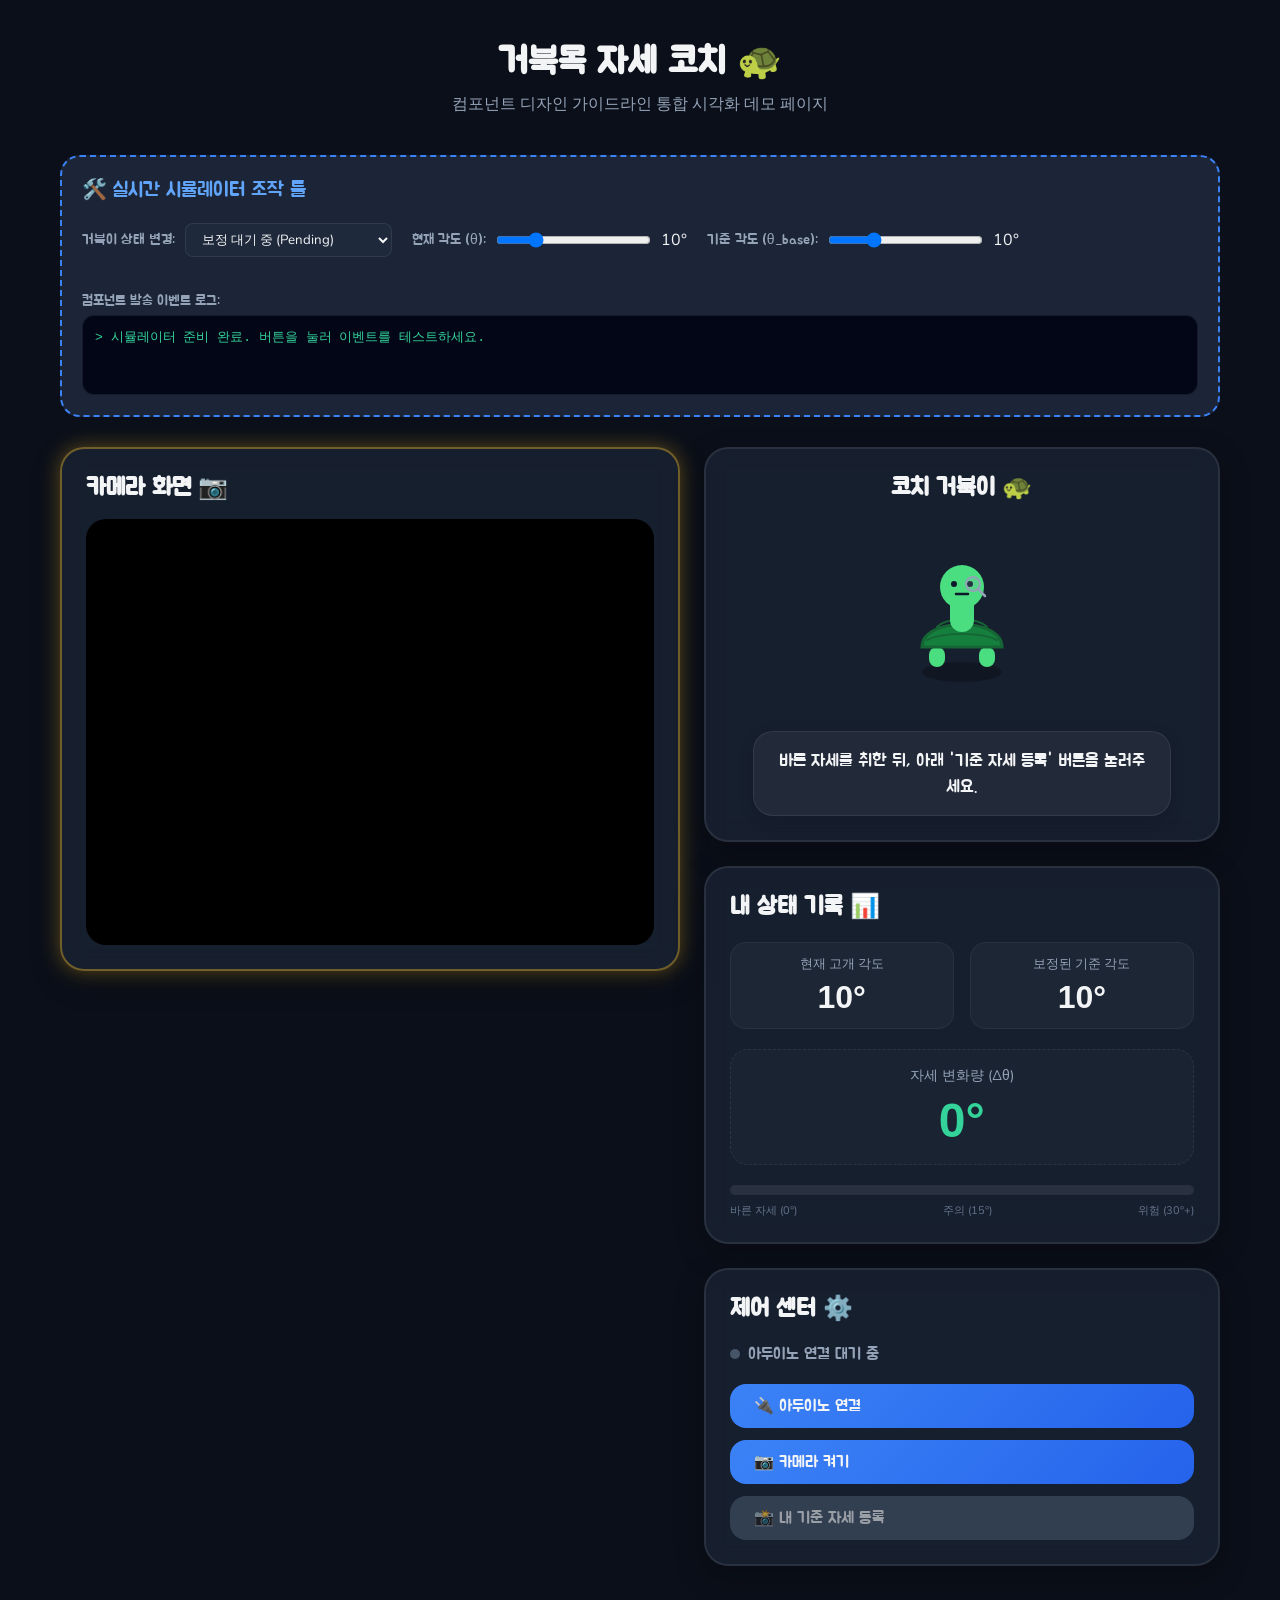
<file: demo.html>
<!DOCTYPE html>
<html lang="ko">
<head>
  <meta charset="UTF-8">
  <meta name="viewport" content="width=device-width, initial-scale=1.0">
  <title>거북목 자세 코치 - 컴포넌트 디자인 데모</title>
  <link rel="stylesheet" href="./css/theme.css">
  <link rel="stylesheet" href="./css/components.css">
  
  <!-- Web Components 로드 -->
  <script type="module" src="./js/components/CameraViewer.js"></script>
  <script type="module" src="./js/components/ControlPanel.js"></script>
  <script type="module" src="./js/components/StatusCard.js"></script>
  <script type="module" src="./js/components/TurtleCharacter.js"></script>

  <style>
    /* 데모 레이아웃 조절용 */
    .demo-container {
      max-width: 1200px;
      margin: 0 auto;
      padding: 20px;
      display: flex;
      flex-direction: column;
      gap: 30px;
    }

    /* 상단 시뮬레이터 조작툴 */
    .simulator-panel {
      display: flex;
      flex-wrap: wrap;
      gap: 20px;
      background: rgba(30, 41, 59, 0.9);
      border: 2px dashed #3B82F6;
      border-radius: 20px;
      padding: 20px;
      align-items: center;
      justify-content: space-between;
    }

    .sim-title {
      font-family: 'Jua', sans-serif;
      font-size: 20px;
      color: #60A5FA;
      display: flex;
      align-items: center;
      gap: 8px;
    }

    .sim-controls {
      display: flex;
      flex-wrap: wrap;
      gap: 20px;
      align-items: center;
    }

    .sim-control-group {
      display: flex;
      align-items: center;
      gap: 10px;
    }

    .sim-control-group label {
      font-family: 'Jua', sans-serif;
      font-size: 14px;
      color: var(--text-secondary);
    }

    .sim-select, .sim-slider {
      background: #1e293b;
      border: 1px solid var(--border-glass);
      color: var(--text-primary);
      border-radius: 8px;
      padding: 6px 12px;
      font-family: 'Nunito', sans-serif;
      outline: none;
    }

    .event-log-panel {
      font-family: 'Consolas', monospace;
      font-size: 13px;
      background: #020617;
      border: 1px solid var(--border-glass);
      border-radius: 12px;
      padding: 12px;
      color: #34D399;
      height: 80px;
      overflow-y: auto;
      width: 100%;
    }

    /* 2열 대시보드 레이아웃 */
    .dashboard-grid {
      display: grid;
      grid-template-columns: 1.2fr 1fr;
      gap: 24px;
      align-items: start;
    }

    .right-sidebar {
      display: flex;
      flex-direction: column;
      gap: 24px;
    }

    @media (max-width: 900px) {
      .dashboard-grid {
        grid-template-columns: 1fr;
      }
    }

    /* 데모 전용 헤더 */
    .demo-header {
      text-align: center;
      margin-bottom: 10px;
    }
    .demo-header h1 {
      font-size: 36px;
      color: var(--text-primary);
      margin-bottom: 8px;
    }
    .demo-header p {
      color: var(--text-secondary);
      font-size: 16px;
    }
  </style>
</head>
<body>

  <div class="demo-container">
    
    <!-- 1. 데모 헤더 -->
    <header class="demo-header">
      <h1>거북목 자세 코치 🐢</h1>
      <p>컴포넌트 디자인 가이드라인 통합 시각화 데모 페이지</p>
    </header>

    <!-- 2. 시뮬레이션 제어 컨트롤 패널 (실제 연동을 에뮬레이트) -->
    <div class="simulator-panel">
      <div class="sim-title">
        <span>🛠️ 실시간 시뮬레이터 조작 툴</span>
      </div>
      
      <div class="sim-controls">
        <!-- 상태 선택 -->
        <div class="sim-control-group">
          <label for="state-select">거북이 상태 변경:</label>
          <select id="state-select" class="sim-select">
            <option value="pending">보정 대기 중 (Pending)</option>
            <option value="analyzing">분석 진행 중 (Analyzing)</option>
            <option value="correct">바른 자세 유지 (Correct)</option>
            <option value="warning">거북목 자세 감지 (Warning)</option>
            <option value="failed">인식 실패 오류 (Failed)</option>
          </select>
        </div>

        <!-- 현재 각도 슬라이더 -->
        <div class="sim-control-group">
          <label for="current-angle-range">현재 각도 (θ):</label>
          <input type="range" id="current-angle-range" class="sim-slider" min="0" max="60" value="10">
          <span id="current-angle-display">10°</span>
        </div>

        <!-- 기준 각도 슬라이더 -->
        <div class="sim-control-group">
          <label for="base-angle-range">기준 각도 (θ_base):</label>
          <input type="range" id="base-angle-range" class="sim-slider" min="0" max="45" value="10">
          <span id="base-angle-display">10°</span>
        </div>
      </div>

      <!-- 클릭 액션 이벤트 로그 모니터 -->
      <div style="width: 100%; margin-top: 15px;">
        <div style="font-family: 'Jua', sans-serif; font-size: 14px; margin-bottom: 5px; color: var(--text-secondary);">컴포넌트 발송 이벤트 로그:</div>
        <div class="event-log-panel" id="log-monitor">> 시뮬레이터 준비 완료. 버튼을 눌러 이벤트를 테스트하세요.</div>
      </div>
    </div>

    <!-- 3. 실 대시보드 레이아웃 (그리드) -->
    <main class="dashboard-grid">
      
      <!-- 좌측: 카메라 뷰어 컴포넌트 -->
      <camera-viewer id="camera-comp" status="pending"></camera-viewer>
      
      <!-- 우측: 거북이 및 대시보드 컴포넌트 사이드바 -->
      <div class="right-sidebar">
        
        <!-- 거북이 캐릭터 컴포넌트 -->
        <turtle-character id="turtle-comp" status="pending"></turtle-character>
        
        <!-- 실시간 상태 및 각도 게이지 카드 -->
        <status-card id="status-comp" current-angle="10" base-angle="10"></status-card>
        
        <!-- 버튼 제어 패널 컴포넌트 -->
        <control-panel id="control-comp" arduino-connected="false" camera-active="false"></control-panel>
        
      </div>
      
    </main>

  </div>

  <!-- 데모 제어용 스크립트 -->
  <script>
    document.addEventListener('DOMContentLoaded', () => {
      // 1. 컴포넌트 인스턴스 획득
      const cameraComp = document.getElementById('camera-comp');
      const turtleComp = document.getElementById('turtle-comp');
      const statusComp = document.getElementById('status-comp');
      const controlComp = document.getElementById('control-comp');

      // 2. 조작 툴 컨트롤 요소 획득
      const stateSelect = document.getElementById('state-select');
      const currentSlider = document.getElementById('current-angle-range');
      const baseSlider = document.getElementById('base-angle-range');
      const currentDisplay = document.getElementById('current-angle-display');
      const baseDisplay = document.getElementById('base-angle-display');
      const logMonitor = document.getElementById('log-monitor');

      // 3. 상태 시뮬레이션 연동 함수
      stateSelect.addEventListener('change', (e) => {
        const state = e.target.value;
        
        // 각 컴포넌트의 status 속성 업데이트 (Web Components 반응 속성)
        cameraComp.setAttribute('status', state);
        turtleComp.setAttribute('status', state);
        
        log(`시스템 상태 강제 변경 ➡️ "${state}"`);
      });

      // 4. 각도 슬라이더 실시간 조절 연동
      function updateAngles() {
        const currentVal = currentSlider.value;
        const baseVal = baseSlider.value;
        
        currentDisplay.textContent = `${currentVal}°`;
        baseDisplay.textContent = `${baseVal}°`;
        
        statusComp.setAttribute('current-angle', currentVal);
        statusComp.setAttribute('base-angle', baseVal);

        // 변화량(current - base) 계산
        const delta = Math.max(0, currentVal - baseVal);
        
        // 거북이 캐릭터 컴포넌트에 실시간 delta-angle 전송 (목 각도 연동용)
        turtleComp.setAttribute('delta-angle', delta);

        // 15도 이상이면 자동으로 warning 테마 시뮬레이션
        if (stateSelect.value !== 'failed' && stateSelect.value !== 'pending' && stateSelect.value !== 'analyzing') {
          if (delta >= 15) {
            stateSelect.value = 'warning';
            cameraComp.setAttribute('status', 'warning');
            turtleComp.setAttribute('status', 'warning');
          } else {
            stateSelect.value = 'correct';
            cameraComp.setAttribute('status', 'correct');
            turtleComp.setAttribute('status', 'correct');
          }
        }
      }

      currentSlider.addEventListener('input', updateAngles);
      baseSlider.addEventListener('input', updateAngles);

      // 5. 컴포넌트 발행 커스텀 이벤트 가로채서 시뮬레이션 반응 주기
      document.addEventListener('camera-toggle', () => {
        const isActive = controlComp.getAttribute('camera-active') === 'true';
        const nextState = !isActive;
        
        controlComp.setAttribute('camera-active', nextState.toString());
        
        if (nextState) {
          stateSelect.value = 'analyzing';
          cameraComp.setAttribute('status', 'analyzing');
          turtleComp.setAttribute('status', 'analyzing');
          log('이벤트 [camera-toggle]: 카메라 전원 켬 🟢');
          
          // 임시 랜드마크 드로잉 에뮬레이션
          simulateDummySkeleton();
        } else {
          stateSelect.value = 'pending';
          cameraComp.setAttribute('status', 'pending');
          turtleComp.setAttribute('status', 'pending');
          log('이벤트 [camera-toggle]: 카메라 전원 끔 🔴');
          stopSkeletonSimulation();
        }
      });

      document.addEventListener('calibrate-trigger', () => {
        // 현재 각도를 기준 각도로 보정
        baseSlider.value = currentSlider.value;
        updateAngles();
        log(`이벤트 [calibrate-trigger]: 현재 각도(${currentSlider.value}°)를 기준 자세로 설정 완료! 📸`);
      });

      document.addEventListener('arduino-connect', () => {
        const isConnected = controlComp.getAttribute('arduino-connected') === 'true';
        const nextState = !isConnected;
        
        controlComp.setAttribute('arduino-connected', nextState.toString());
        log(`이벤트 [arduino-connect]: 아두이노 연결 상태 변경 ➡️ ${nextState ? '연결됨' : '연결해제'}`);
      });

      // 6. 스켈레톤 드로잉 시뮬레이션 타이머
      let skeletonInterval = null;
      function simulateDummySkeleton() {
        if (skeletonInterval) clearInterval(skeletonInterval);
        
        // 목 각도 변화를 주기 위해 삼각함수로 랜드마크 궤적 왜곡
        let angleSeed = 0;
        skeletonInterval = setInterval(() => {
          angleSeed += 0.05;
          const shift = Math.sin(angleSeed) * 0.06; // 앞뒤 흔들림

          // 더미 랜드마크 33개 설정
          const dummyLandmarks = [];
          for (let i = 0; i < 33; i++) {
            dummyLandmarks.push({ x: 0.5, y: 0.5, visibility: 0.8 });
          }

          // 귀 (인덱스 8 - 오른쪽 귀 기준 시뮬레이션)
          // 기본 위치: x=0.45, y=0.25
          const earX = 0.45 + shift; 
          const earY = 0.25;
          dummyLandmarks[8] = { x: earX, y: earY, visibility: 0.9 };

          // 어깨 (인덱스 12 - 오른쪽 어깨)
          // 기본 위치: x=0.43, y=0.55
          const shoulderX = 0.43;
          const shoulderY = 0.55;
          dummyLandmarks[12] = { x: shoulderX, y: shoulderY, visibility: 0.9 };

          // 몸통 라인 드로잉을 위한 다른 좌표들
          dummyLandmarks[11] = { x: 0.57, y: 0.55, visibility: 0.9 }; // 왼쪽 어깨
          dummyLandmarks[24] = { x: 0.45, y: 0.85, visibility: 0.8 }; // 오른쪽 골반
          dummyLandmarks[23] = { x: 0.55, y: 0.85, visibility: 0.8 }; // 왼쪽 골반

          // 실시간 계산된 각도 구하기 (수식: arctan2(dx, dy) * 180 / PI)
          const dx = Math.abs(earX - shoulderX);
          const dy = Math.abs(shoulderY - earY);
          const calculatedAngle = Math.atan2(dx, dy) * (180 / Math.PI);

          // 실시간 각도를 슬라이더 및 status-card에 전송
          currentSlider.value = Math.round(calculatedAngle * 1.5); // 배율 조정
          updateAngles();

          // 카메라 컴포넌트의 내부 그리기 메서드 호출
          cameraComp.drawSkeleton(
            dummyLandmarks, 
            { x: earX, y: earY, index: 8 }, 
            { x: shoulderX, y: shoulderY, index: 12 }
          );
        }, 100);
      }

      function stopSkeletonSimulation() {
        if (skeletonInterval) {
          clearInterval(skeletonInterval);
          skeletonInterval = null;
        }
        // 캔버스 비우기
        cameraComp.drawSkeleton(null);
      }

      // 로그 출력 헬퍼
      function log(msg) {
        const time = new Date().toLocaleTimeString();
        logMonitor.innerHTML = `> [${time}] ${msg}\n` + logMonitor.innerHTML.split('\n').slice(0, 4).join('\n');
      }

      // 초기 리사이즈 및 레이아웃 대기
      setTimeout(() => updateAngles(), 150);
    });
  </script>
</body>
</html>
</file>
<file: css/theme.css>
/* 
  My Friend Turtle - Theme CSS
  글로벌 컬러 변수, 둥근 폰트 계층 및 리셋 설정을 관리합니다.
*/

@import url('https://fonts.googleapis.com/css2?family=Jua&family=Nunito:wght@600;800;900&display=swap');

:root {
  /* 테마 배경색 */
  --bg-main: #0B0F19;                   /* 깊고 아늑한 다크 네이비 */
  --bg-surface: rgba(30, 41, 59, 0.65);     /* 둥근 형태의 반투명 표면 */
  
  /* 텍스트 컬러 */
  --text-primary: #F3F4F6;              /* 주 가독 텍스트 (우유빛 화색) */
  --text-secondary: #94A3B8;            /* 보조 설명 및 레이블 */
  --text-muted: #64748B;                /* 비활성 또는 어두운 안내 텍스트 */

  /* 상태별 테마 컬러 */
  --color-mint: #34D399;                /* 바른 자세 (초록 - "거북이 신남! 🟢") */
  --color-peach: #F87171;               /* 거북목 감지 (빨강 - "거북이 힘듦! 🔴") */
  --color-sky: #60A5FA;                 /* 분석 중 (파랑 - "거북이 탐색 중... 🔵") */
  --color-yellow: #FBBF24;              /* 보정 대기 (노랑 - "기다리는 중! 🟡") */
  --color-gray: #475569;                /* 미연결 / 인식 실패 (회색) */

  /* 글로우 효과 섀도우 */
  --border-glass: rgba(255, 255, 255, 0.08);
  --shadow-neon-mint: 0 0 20px rgba(52, 211, 153, 0.35);
  --shadow-neon-peach: 0 0 20px rgba(248, 113, 113, 0.35);
  --shadow-neon-sky: 0 0 20px rgba(96, 165, 250, 0.35);
  --shadow-neon-yellow: 0 0 20px rgba(251, 191, 36, 0.35);
}

/* 기본 스타일 초기화 */
* {
  box-sizing: border-box;
  margin: 0;
  padding: 0;
}

body {
  background-color: var(--bg-main);
  color: var(--text-primary);
  font-family: 'Nunito', 'Inter', sans-serif;
  min-height: 100vh;
  overflow-x: hidden;
  padding: 20px;
}

h1, h2, h3, .friendly-font {
  font-family: 'Jua', sans-serif;
}
</file>
<file: css/components.css>
/* 
  My Friend Turtle - Components CSS
  글래스모피즘 카드, 버튼 마이크로 인터랙션 및 특수 애니메이션을 관리합니다.
*/

/* 1. 글래스모피즘 카드 공통 */
.glass-card {
  background: var(--bg-surface);
  backdrop-filter: blur(12px);
  -webkit-backdrop-filter: blur(12px);
  border: 2px solid var(--border-glass);
  border-radius: 24px;                  /* 동글동글한 모서리 */
  padding: 24px;
  box-shadow: 0 10px 30px rgba(0, 0, 0, 0.25);
  transition: border-color 0.4s ease, box-shadow 0.4s ease, transform 0.3s ease;
}

/* 2. 상태에 따른 카드 테두리 및 글로우 효과 */
.status-card-correct {
  border-color: rgba(52, 211, 153, 0.4);
  box-shadow: var(--shadow-neon-mint), 0 10px 30px rgba(0, 0, 0, 0.25);
}

.status-card-warning {
  border-color: rgba(248, 113, 113, 0.4);
  box-shadow: var(--shadow-neon-peach), 0 10px 30px rgba(0, 0, 0, 0.25);
}

.status-card-analyzing {
  border-color: rgba(96, 165, 250, 0.4);
  box-shadow: var(--shadow-neon-sky), 0 10px 30px rgba(0, 0, 0, 0.25);
}

.status-card-pending {
  border-color: rgba(251, 191, 36, 0.4);
  box-shadow: var(--shadow-neon-yellow), 0 10px 30px rgba(0, 0, 0, 0.25);
}

/* 3. 친근한 다정 버튼 스타일 */
.btn-friendly {
  background: linear-gradient(135deg, #3B82F6, #2563EB);
  color: var(--text-primary);
  border: none;
  border-radius: 16px;
  padding: 12px 24px;
  font-family: 'Jua', sans-serif;
  font-size: 16px;
  cursor: pointer;
  display: inline-flex;
  align-items: center;
  gap: 8px;
  transition: transform 0.15s ease, box-shadow 0.15s ease, filter 0.15s ease;
}

.btn-friendly:hover {
  transform: translateY(-2px);
  box-shadow: 0 6px 15px rgba(37, 99, 235, 0.35);
  filter: brightness(1.1);
}

.btn-friendly:active {
  transform: translateY(1px);
  box-shadow: 0 2px 6px rgba(37, 99, 235, 0.2);
}

.btn-friendly:disabled {
  background: var(--color-gray);
  cursor: not-allowed;
  transform: none;
  box-shadow: none;
  opacity: 0.6;
}

/* 4. 애니메이션 효과 */

/* 거북이 둥둥 뜨는 모션 */
.float-animation {
  animation: float-around 3s ease-in-out infinite;
  will-change: transform;
}

@keyframes float-around {
  0% { transform: translateY(0px) rotate(0deg); }
  50% { transform: translateY(-8px) rotate(1.5deg); }
  100% { transform: translateY(0px) rotate(0deg); }
}

/* 경고 알림 쉐이크 효과 */
.shake-animation {
  animation: shake 0.45s cubic-bezier(.36,.07,.19,.97) both;
}

@keyframes shake {
  10%, 90% { transform: translate3d(-1px, 0, 0); }
  20%, 80% { transform: translate3d(2px, 0, 0); }
  30%, 50%, 70% { transform: translate3d(-3px, 0, 0); }
  40%, 60% { transform: translate3d(3px, 0, 0); }
}

/* 말풍선 확대 팝 모션 */
.pop-animation {
  transform-origin: bottom center;
  animation: pop-bubble 0.4s cubic-bezier(0.175, 0.885, 0.32, 1.275) forwards;
}

@keyframes pop-bubble {
  0% { transform: scale(0.85); opacity: 0; }
  100% { transform: scale(1); opacity: 1; }
}
</file>
